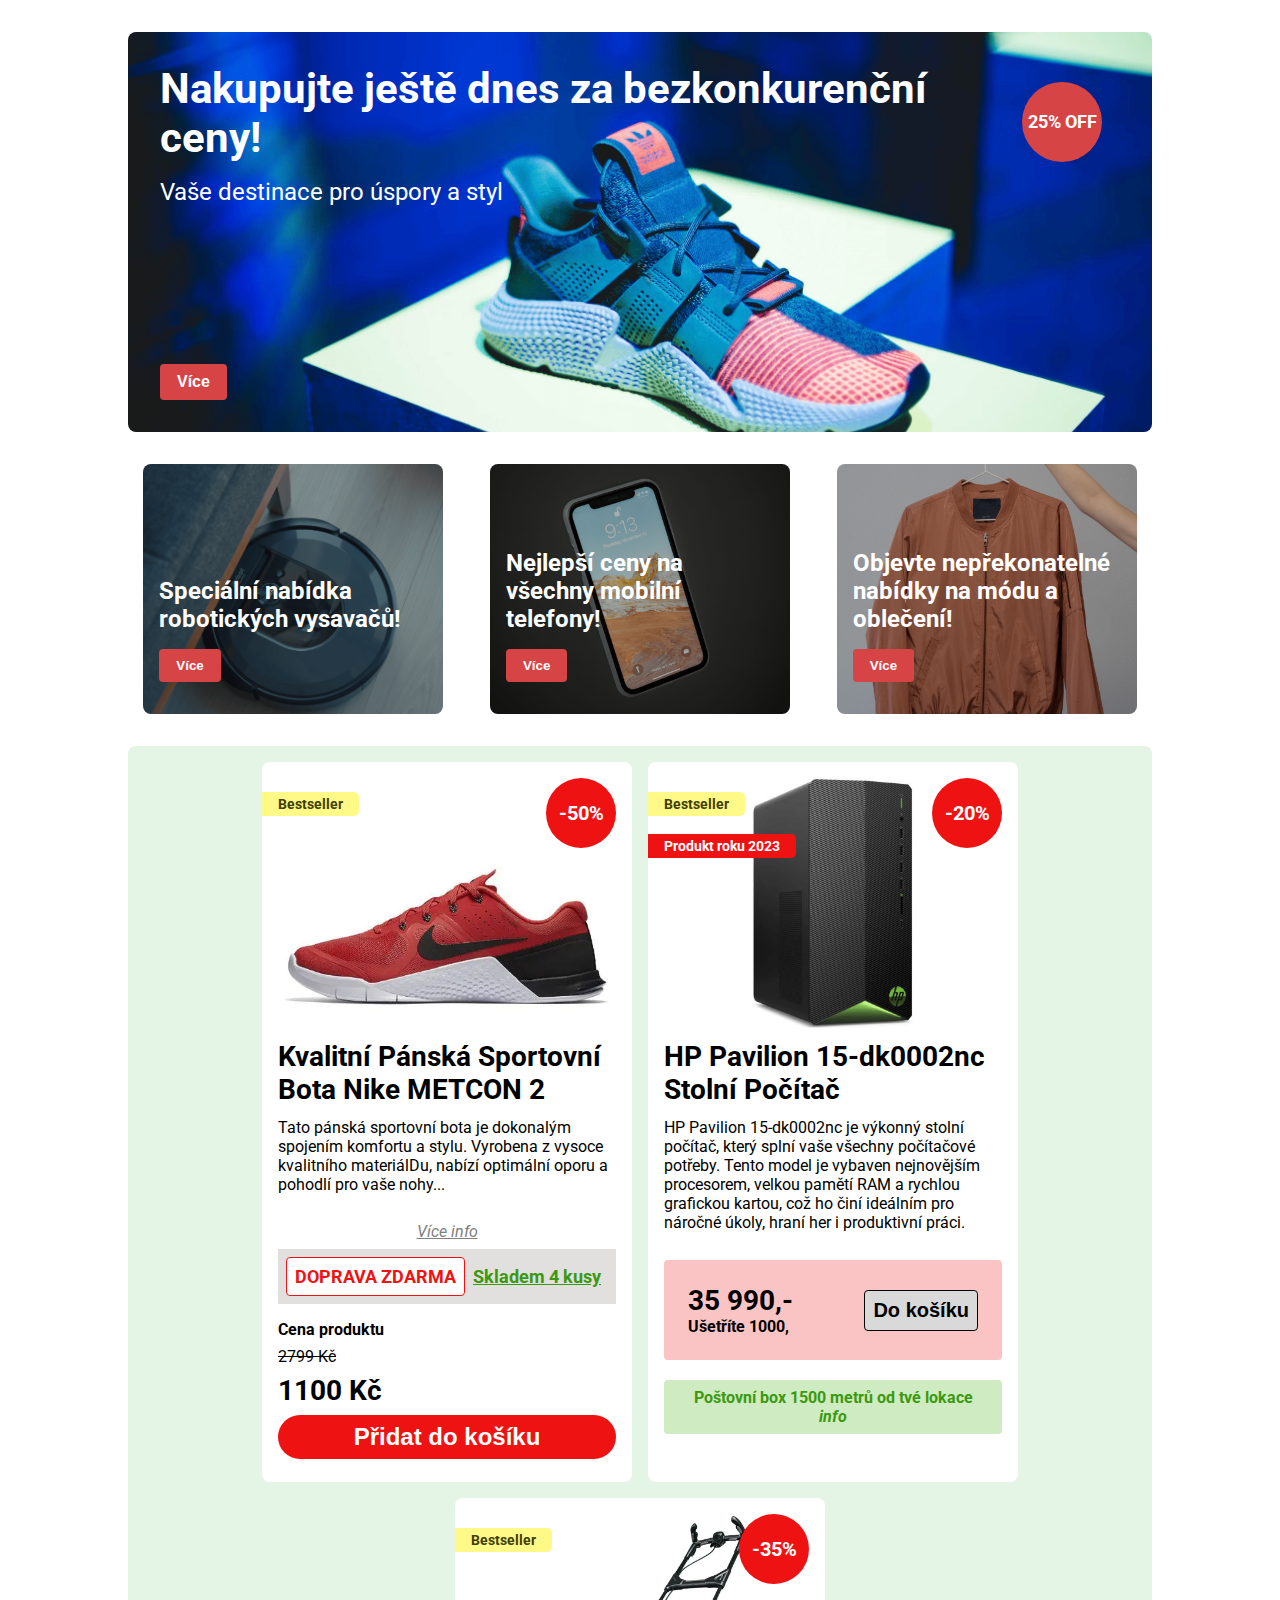
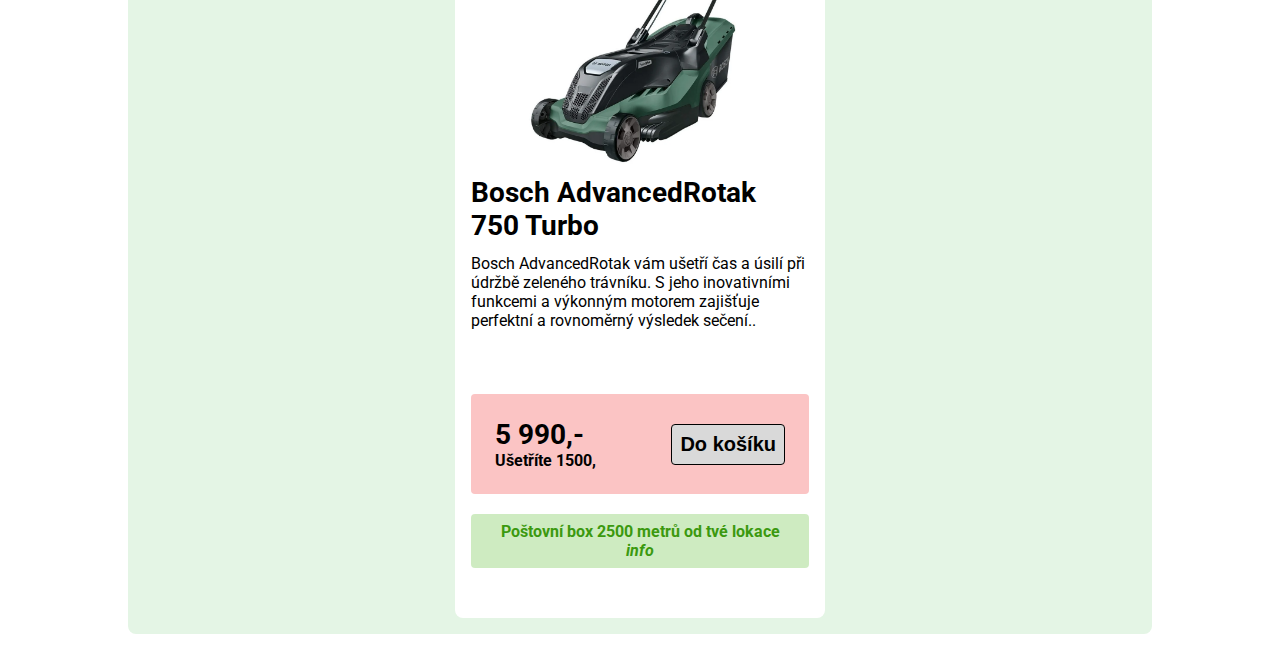
<file: index.html>
<!DOCTYPE html>
<html lang="en">
   <head>
      <!-- Jméno a příjmení: Petr Bednarski -->
      <!-- E-mail: petrbednarski@seznam.cz -->
      <!-- Discord: pettik_ (PetrB) -->
      <!-- Github.com: https://github.com/pettik -->
      <meta charset="UTF-8">
      <meta http-equiv="X-UA-Compatible" content="IE=edge">
      <meta name="viewport" content="width=device-width, initial-scale=1.0">
      <!--==================== ENGETO FAVICON ====================-->
      <link rel="icon" href="img/favicon.ico" type="image/x-icon" sizes="16x16"/>
      <!--==================== GOOGLE FONTS - ROBOTO ====================-->
      <link rel="preconnect" href="https://fonts.googleapis.com">
      <link rel="preconnect" href="https://fonts.gstatic.com" crossorigin>
      <link href="https://fonts.googleapis.com/css2?family=Roboto:wght@400;500;700;900&display=swap" rel="stylesheet">
      <!--==================== CSS STYLES ====================-->
      <link rel="stylesheet" href="assets/css/style.css">
      <!--==================== TITLE ====================-->
      <title>DÚ | Lekce 4.1: Flexbox</title>
   </head>
   <body>
      <!--==================== MAIN ====================-->
      <main class="container">
         <!--==================== HERO SECTION ====================-->
         <section class="hero__section">
            <div class="hero__text">
               <h1 class="hero__text__title">Nakupujte ještě dnes za bezkonkurenční ceny!</h1>
               <p class="hero__text__subtitle">Vaše destinace pro úspory a styl</p>
            </div>
            <span class="hero__sale">25% OFF</span>
            <button class="hero__btn">Více</button>
         </section>
         <!--==================== PROMO SECTION ====================-->
         <section class="promo__section">
            <div class="promo__card ">
               <div class="promo__card__img card__1"></div>
               <div class="promo__content">
                  <h2 class="promo__heading">
                     Speciální nabídka robotických vysavačů!
                  </h2>
                  <button class="promo__button">
                  Více
                  </button>
               </div>
            </div>
            <div class="promo__card">
               <div class="promo__card__img card__2"></div>
               <div class="promo__content">
                  <h2 class="promo__heading">
                     Nejlepší ceny na všechny mobilní telefony!
                  </h2>
                  <button class="promo__button">
                  Více
                  </button>
               </div>
            </div>
            <div class="promo__card">
               <div class="promo__card__img card__3"></div>
               <div class="promo__content">
                  <h2 class="promo__heading">
                     Objevte nepřekonatelné nabídky na módu a oblečení!
                  </h2>
                  <button class="promo__button">
                  Více
                  </button>
               </div>
            </div>
         </section>
         <!--==================== CARDS SECTION ====================-->
         <section class="product__card__section">
            <!--==================== CARD 1 ====================-->
            <div class="product__card_1">
               <span class="product__card_badge">Bestseller</span>
               <span class="product__card_discount">-50%</span>
               <div class="product__card_image">
                  <img src="assets/img/bota.png" alt="Product 1">
               </div>
               <h1 class="product__card_heading">
                  Kvalitní Pánská Sportovní Bota Nike METCON 2
               </h1>
               <p class="product__card_description">
                  Tato pánská sportovní bota je dokonalým spojením komfortu a stylu.
                  Vyrobena z vysoce kvalitního materiálDu, nabízí optimální oporu a
                  pohodlí pro vaše nohy...
               </p>
               <span class="product__card_info">Více info</span>
               <div class="product__details_container">
                  <span class="product__shipping_label">Doprava zdarma</span>
                  <span class="product__stock_label">Skladem 4 kusy</span>
               </div>
               <span class="product__price_label">Cena produktu</span>
               <span class="product__price">2799 Kč</span>
               <span class="product__discount_price">1100 Kč</span>
               <button class="product__card_add_btn">Přidat do košíku</button>
            </div>
            <!--==================== CARD 2 ====================-->
            <div class="product__card_2">
               <span class="product__card_badge">Bestseller</span>
               <span class="product__card_badge__second">Produkt roku 2023</span>
               <span class="product__card_discount">-20%</span>
               <div class="product__card_image">
                  <img src="assets/img/pc-card.png" alt="Product 2">
               </div>
               <h1 class="product__card_heading">
                  HP Pavilion 15-dk0002nc Stolní Počítač
               </h1>
               <p class="product__card_description">
                  HP Pavilion 15-dk0002nc je výkonný stolní počítač, který splní vaše všechny počítačové potřeby. Tento model je vybaven nejnovějším procesorem, velkou pamětí RAM a rychlou grafickou kartou, což ho činí ideálním pro náročné úkoly, hraní her i produktivní práci.
               </p>
               <div class="product__card_price_container">
                  <div class="product__card__price_left">
                     <span class="product__card_price">35&nbsp;990,-</span>
                     <span class="product__card_discount_price">Ušetříte 1000,</span>
                  </div>
                  <button class="product__card_add_to_basket_btn">Do košíku</button>
               </div>
               <div class="product__card_shipping">
                  <span class="product__card__shipping_info">Poštovní box 1500 metrů od tvé lokace</span>
                  <span class="product__card__shipping_label">info</span>
               </div>
            </div>
            <!--==================== CARD 3 ====================-->
            <div class="product__card_3">
               <span class="product__card_badge">Bestseller</span>
               <span class="product__card_discount">-35%</span>
               <div class="product__card_image">
                  <img src="assets/img/kosacka.png" alt="Product 3">
               </div>
               <h1 class="product__card_heading">
                  Bosch AdvancedRotak 750 Turbo
               </h1>
               <p class="product__card_description">
                  Bosch AdvancedRotak vám ušetří čas a úsilí při údržbě zeleného trávníku. S jeho inovativními funkcemi a výkonným motorem zajišťuje perfektní a rovnoměrný výsledek sečení..
               </p>
               <div class="product__card_price_container">
                  <div class="product__card__price_left">
                     <span class="product__card_price">5&nbsp;990,-</span>
                     <span class="product__card_discount_price">Ušetříte 1500,</span>
                  </div>
                  <button class="product__card_add_to_basket_btn">Do košíku</button>
               </div> 
               <div class="product__card_shipping">
                  <span class="product__card__shipping_info">Poštovní box 2500 metrů od tvé lokace</span>
                  <span class="product__card__shipping_label">info</span>
               </div>
            </div>
         </section>
      </main>
      <!-- https://charming-torrone-ffb267.netlify.app/ -->
   </body>
</html>
</file>
<file: assets/css/style.css>
*,
*::before,
*::after {
	margin: 0;
	padding: 0;
	box-sizing: border-box;
}

:root {
	/*========== Colors ==========*/
	--white-color: #fff;
	--black-color: #000;
	--hero-btn-red: #d64445;
	--hero-btn-red-light: #910505;
	--cards-bg-green: #e4f5e5;
	--cards-yellow: #fffa87;
	--cards-badge-color: #413e01;
	--cards-red: #ee1212;
	--cards-red-light: #ee121240;
	--cards-green: #3b990f;
	--cards-green-light: #7fcb5b61;
	--cards-gray: #808080;
	--cards-gray-light: #e2dfdf;
	--cards-gray-light-2: #d9d9d9;

	/*========== Fonts ==========*/
	--hero-subtitle-size: 0.98rem;
	--hero-title-size: 2rem;
	--border-image-radius: .5rem;
	--border-btn-radius: .25rem;
	--body-margin: 0.5rem 0.75rem;
}

/*========== Responsive variables ==========*/
@media screen and (min-width: 768px) {
	:root {
		--hero-title-size: 42px;
		--link-size: 1rem;
		--body-margin: 0.5rem 2rem;
	}
}

/*=============== BASE ===============*/
body {
	font-family: 'Roboto', sans-serif;
	font-size: 1rem;
}

img {
	display: block;
	width: 100%;
	height: auto;
}

ul {
	list-style: none;
}

a {
	text-decoration: none;
}

/*=============== REUSABLE CSS CLASSES ===============*/
.container {
	width: 95%;
	margin: 2rem auto;
	overflow: hidden;
}

.section {
	padding-block: 6rem;
}

/*=============== HERO SECTION ===============*/
.hero__section {
	color: var(--white-color);
	height: 400px;
	padding: 2rem;
	margin-bottom: 2rem;
	position: relative;
	background-image: url('../img/hero-section-img.png');
	background-position: center;
	background-repeat: no-repeat;
	background-size: cover;
	border-radius: var(--border-image-radius);
}

.hero__text__title {
	font-size: var(--hero-title-size);
	margin-bottom: 1rem;
}

.hero__text__subtitle {
	font-size: 1.5rem;
}

.hero__sale {
	display: none;
}

.hero__section button,
.promo__section button {
	padding: .5rem 1rem;
	border: 1px solid transparent;
	outline: none;
	border-radius: var(--border-btn-radius);
	font-weight: bold;
	background: var(--hero-btn-red);
	color: var(--white-color);
	cursor: pointer;
	transition: box-shadow .3s, border .3s;
}

.hero__section button:hover,
.promo__section button:hover {
	box-shadow: 0 0 15px var(--white-color);
	border: 1px solid var(--white-color);
}

.hero__btn {
	position: absolute;
	bottom: 2rem;
	left: 2rem;
	font-size: 1rem;
}

/*=============== PROMO SECTION ===============*/
.promo__section {
	display: flex;
	flex-direction: column;
	justify-content: center;
	flex-wrap: wrap;
	align-items: center;
	gap: 1rem;
	margin-bottom: 2rem;
}

.promo__content {
	position: absolute;
	bottom: 1rem;
	padding: 1rem;
}

.promo__heading {
	color: #fff;
	margin-bottom: 1rem;
	;
}

.promo__card {
	position: relative;
	height: 250px;
	width: 100%;
	min-width: 300px;
	overflow: hidden;
	border-radius: var(--border-image-radius);
}

.promo__card__img {
	width: 100%;
	height: 100%;
	background-size: cover;
	background-position: center;
	background-repeat: repeat;
	background-color: rgba(0, 0, 0, .3);
	background-blend-mode: darken;
	transition: transform .5s, background-color .3s;
}

.promo__card:hover .promo__card__img {
	transform: scale(1.05);
	background-color: rgba(0, 0, 0, .15);
}

.card__1 {
	background-image: url('../img/vysavac.png');
}

.card__2 {
	background-image: url('../img/mobil.png');
}

.card__3 {
	background-image: url('../img/clothes.png');
}

/*=============== PRODUCT CARDS SECTION ===============*/
.product__card__section {
	background-color: var(--cards-bg-green);
	padding: 1rem;
	display: flex;
	justify-content: center;
	align-items: center;
	flex-wrap: wrap;
	gap: 1rem;
	border-radius: var(--border-image-radius);

}

.product__card_1,
.product__card_2,
.product__card_3 {
	width: 23.125rem;
	background-color: var(--white-color);
	padding: 1rem;
	position: relative;
	border-radius: var(--border-image-radius);
}

/* card 1 */
.product__card_badge {
	background-color: var(--cards-yellow);
	color: var(--cards-badge-color);
	font-weight: bold;
	font-size: 0.875rem;
	position: absolute;
	top: 1.875rem;
	left: 0rem;
	border-radius: 0 0.313rem 0.313rem 0;
	padding: .25rem 1rem;
}

.product__card_discount {
	background-color: var(--cards-red);
	color: var(--white-color);
	font-weight: bold;
	font-size: 1.25rem;
	display: inline-block;
	border-radius: 50%;
	height: 4.375rem;
	width: 4.375rem;
	line-height: 4.375rem;
	text-align: center;
	position: absolute;
	top: 1rem;
	right: 1rem;
}

.product__card_image {
	height: 15.625rem;
}

.product__card_image img {
	width: 100%;
	height: 100%;
	object-fit: contain;
}

.product__card_heading {
	font-size: 1.75rem;
	text-align: left;
	line-height: 1.;
	margin-block: .75rem;
}

.product__card_info {
	display: block;
	text-align: center;
	margin-block: .5rem;
	color: var(--cards-gray);
	font-style: italic;
	text-decoration: underline;
	cursor: pointer;
}

.product__details_container {
	position: relative;
	padding: .5rem;
	background-color: var(--cards-gray-light);
	margin-bottom: 1rem;
	display: flex;
	flex-wrap: wrap;
	column-gap: .5rem;
	align-items: center;
}

.product__shipping_label {
	color: var(--cards-red);
	font-weight: bold;
	font-size: 1.15rem;
	text-transform: uppercase;
	display: block;
	padding: .5rem;
	border: 1px solid var(--cards-red);
	background-color: var(--white-color);
	border-radius: var(--border-btn-radius);
}

.product__stock_label {
	color: var(--cards-green);
	font-weight: bold;
	font-size: 1.15rem;
	text-decoration: underline;
}

.product__price_label {
	display: block;
	font-weight: bold;
	margin-bottom: .5rem;
}

.product__price {
	display: block;
	color: var(--product-gray);
	text-decoration: line-through;
	margin-bottom: .5rem;
}

.product__discount_price {
	display: block;
	font-size: 1.75rem;
	font-weight: bold;
	margin-bottom: .5rem;
}

.product__card_add_btn {
	display: block;
	background-color: var(--cards-red);
	color: var(--white-color);
	font-weight: bold;
	font-size: 1.5rem;
	border: none;
	padding: .5rem 0;
	width: 100%;
	text-align: center;
	border-radius: 1.75rem;
	cursor: pointer;
	transition: background-color .3s, color .3s;
}

.product__card_add_btn:hover {
	background-color: var(--cards-red-light);
	color: var(--cards-red);
}

/* card 2, card 3 */
.product__card_badge__second {
	background-color: var(--cards-red);
	color: var(--white-color);
	font-weight: bold;
	font-size: .875rem;
	position: absolute;
	top: 4.5rem;
	left: 0rem;
	border-radius: 0 .3rem .3rem 0;
	padding: .25rem 1rem;
}


.product__card_description {
	margin-bottom: 1.75rem;
}

.product__card_price_container {
	background-color: var(--cards-red-light);
	display: flex;
	flex-wrap: wrap;
	padding: .75rem;
	border-radius: var(--border-btn-radius);
	margin-bottom: 1.25rem;
}

.product__card__price_left {
	width: 60%;
	font-weight: bold;
	flex: 1;
}

.product__card_price {
	display: block;
	font-size: 1.75rem;
}

.product__card_discount_price {
	font-size: 1rem;
}

.product__card_add_to_basket_btn {
	font-weight: bold;
	font-size: 1.25rem;
	display: inline-block;
	padding: .5rem;
	border: .05rem solid var(--black-color);
	background-color: var(--cards-gray-light-2);
	border-radius: var(--border-btn-radius);
	align-self: center;
	cursor: pointer;
	transition: background-color .3s;
}

.product__card_add_to_basket_btn:hover {
	background-color: var(--white-color);
}

.product__card_shipping {
	background-color: var(--cards-green-light);
	padding: .5rem 1rem;
	border-radius: var(--border-btn-radius);
	font-weight: bold;
	color: var(--cards-green);
	text-align: center;
}

.product__card__shipping_info {
	display: block;
}

.product__card__shipping_label {
	font-style: italic;
	cursor: pointer;
	transition: border-bottom 3s;
}

.product__card__shipping_label:hover {
	border-bottom: 1px solid var(--cards-green);
	padding-bottom: .025rem;
}

/*=============== MEDIA QUERIES ===============*/

@media screen and (min-width: 400px) {
	.promo__card {
		width: 70%;
	}
}

@media screen and (min-width: 768px) {
	.container {
		width: 80%;
	}

	.hero__section {
		background-position: 50% 65%;
	}

	.hero__text {
		padding-right: 8rem;
	}

	.hero__sale {
		display: block;
		background-color: var(--hero-btn-red);
		border-radius: 50%;
		height: 5rem;
		width: 5rem;
		line-height: 5rem;
		position: absolute;
		top: 3.125rem;
		right: 3.125rem;
		font-size: 1.125rem;
		font-weight: bold;
		color: white;
		text-align: center;
	}

	.promo__section {
		flex-direction: row;
		justify-content: space-around;

	}

	.promo__card {
		flex-basis: 295px;
	}

	.product__card_2 .product__card_description,
	.product__card_3 .product__card_description {
		min-height: 7rem;
	}

	.product__card_price_container {
		padding: 1.5rem;
	}

	.product__card_1,
	.product__card_2,
	.product__card_3 {
		min-height: 45rem;
	}
}
</file>
